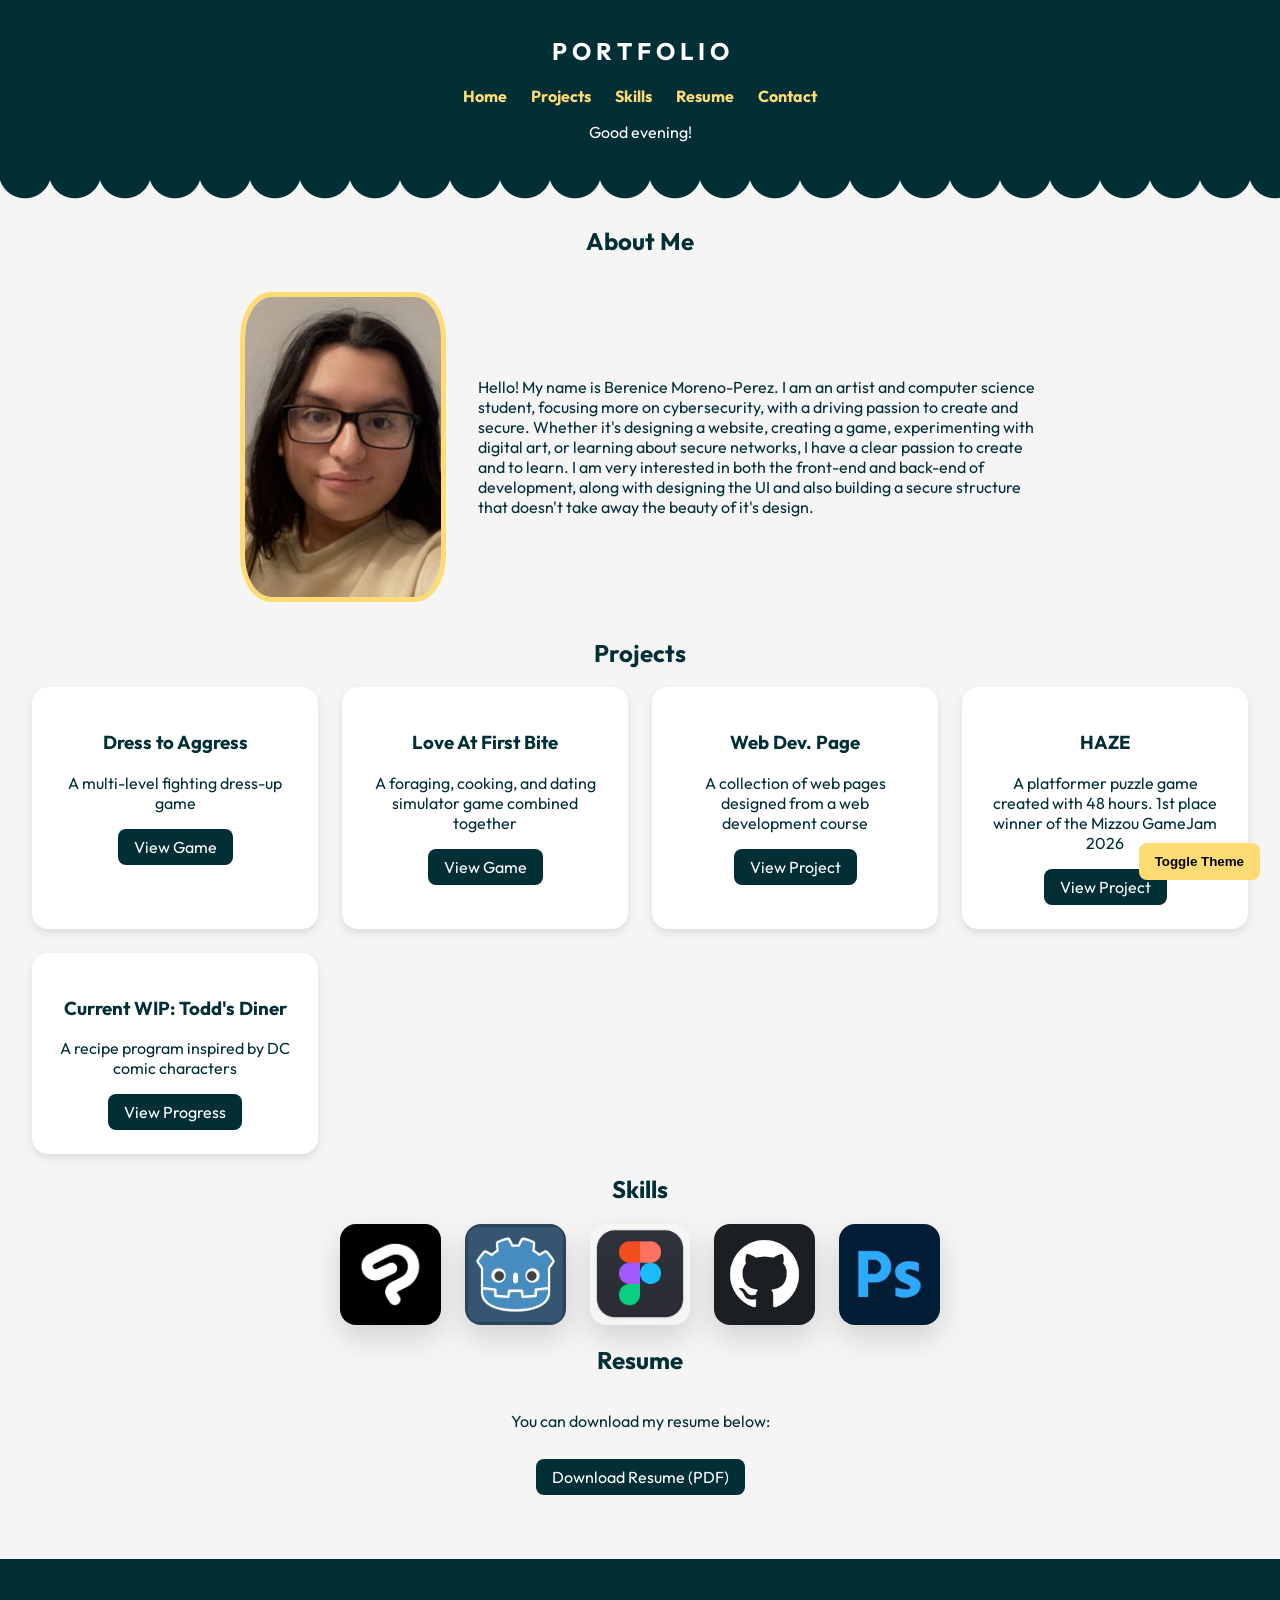
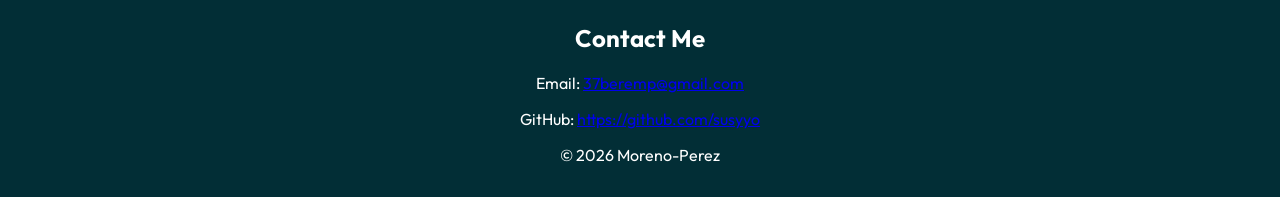
<file: index.html>
<!DOCTYPE html>
<html lang="en">
    <head>
        <meta charset="UTF-8" />
        <meta name="viewport" content="width=device-width, initial-scale=1.0" />
        <title> Suyyo | Portfolio</title>
        <link rel="stylesheet" href="style.css" />
    </head>

    <body>
        <header>
            <!--img src="assets/logo.png" alt="Logo" class="logo" /-->
            <h2>P  O  R  T  F  O  L  I  O</h2>
            <!--<h1>Welcome!</h1>-->
            <nav>
                <ul>
                    <li><a href="#home">Home</a></li>
                    <li><a href="#projects">Projects</a></li>
                    <li><a href="#skills">Skills</a></li>
                    <li><a href="#resume">Resume</a></li>
                    <li><a href="#contact">Contact</a></li>
                </ul>
            </nav>
        </header>

        <section id="scallop" class="scallop divider">
            <div class="scallop-divider">
            </div>
        </section>


        <main>
            <section id="about-me" class="section about me">
                <h2> About Me </h2>
                <section id="bio">
                    <div class ="bio-section">
                        <img src="ProfPic.png" alt="Profile Photo" class="profile-img">
                        <p> 
                            Hello! My name is Berenice Moreno-Perez. I am an artist and computer science student, focusing more on
                            cybersecurity, with a driving passion to create and secure. Whether it's 
                            designing a website, creating a game, experimenting with digital art, or learning
                            about secure networks, I have a clear passion to create and to learn. I am
                            very interested in both the front-end and back-end of development, along with designing
                            the UI and also building a secure structure that doesn't take away the beauty
                            of it's design.
                        </p>
                    </div>
                </section>
            </section>

            <section id="projects">
                <h2>Projects</h2>
                <div class="project-grid">
                    <div class="project-card">
                        <h3>Dress to Aggress</h3>
                        <p>A multi-level fighting dress-up game</p>
                        <a href="https://umkcgamedevclub2025.itch.io/dress-to-agress" class="btn">View Game</a>
                    </div>

                    <div class="project-card">
                        <h3>Love At First Bite</h3>
                        <p>A foraging, cooking, and dating simulator game combined together</p>
                        <a href="https://umkcgamedevclub2025.itch.io/love-at-first-bite" class="btn">View Game</a>
                    </div>

                    <div class="project-card">
                        <h3>Web Dev. Page</h3>
                        <p>A collection of web pages designed from a web development course</p>
                        <a href="home.html" class="btn">View Project</a>
                    </div>

                    <div class="project-card">
                        <h3>HAZE</h3>
                        <p>A platformer puzzle game created with 48 hours. 1st place winner of the Mizzou GameJam 2026</p>
                        <a href="https://umkcgamedevclub2025.itch.io/haze" class="btn">View Project</a>
                    </div>

                    <div class="project-card">
                        <h3>Current WIP: Todd's Diner</h3>
                        <p>A recipe program inspired by DC comic characters</p>
                        <a href="Todds_Diner/Todds_Diner.html" class="btn">View Progress</a>
                    </div>
                </div>
            </section>


            <section id="skills">
                <h2>Skills</h2>
                <div class="icon-row">
                    <img src="SkillsIcon/ClipStudioIcon.png" alt="Clip Studio Paint">
                    <img src="SkillsIcon/GodotIcon.png" alt="Godot">
                    <img src="SkillsIcon/FigmaIcon.png" alt="Figma">
                    <img src="SkillsIcon/GitHubIcon.png" alt="GitHub">
                    <img src="SkillsIcon/PhotoshopIcon.jpg" alt="Photoshop">
                </div>
            </section>

            <section id="resume"> 
                <h2>Resume</h2>
                <div class="resumeSection">
                    <p>You can download my resume below:</p>
                    <a href="Resume_MP_2026.pdf" class="btn">Download Resume (PDF)</a>
                </div>
            </section>
        </main>

        <footer>
            <section id="contact">
                <h2>Contact Me</h2>
                <p>Email: <a href="37beremp@gmail.com"  id="sites">37beremp@gmail.com</a></p>
                <p>GitHub: <a href="https://github.com/susyyo" target="_blank" id="sites">https://github.com/susyyo</a></p>
            </section>

            <p>&copy; <span id="copyright"></span> Moreno-Perez</p>

        </footer>

        <script src="script.js"></script>

        </body>
    </html>
</file>
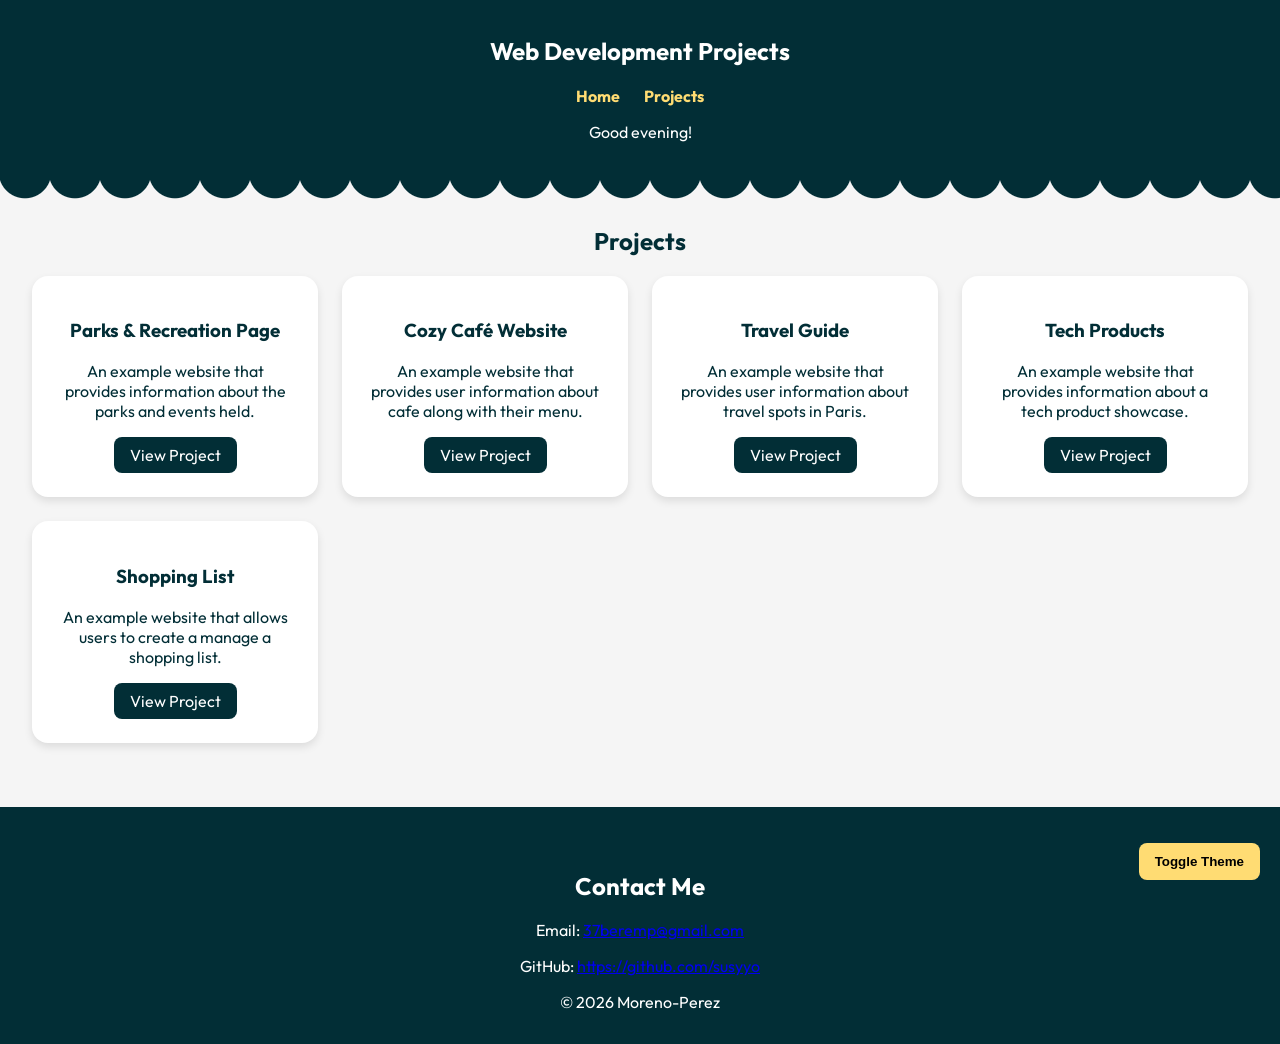
<file: home.html>
<!DOCTYPE html>
<html lang="en">
    <head>
        <meta charset="UTF-8" />
        <meta name="viewport" content="width=device-width, initial-scale=1.0" />
        <title> Suyyo | Portfolio</title>
        <link rel="stylesheet" href="style.css" />
    </head>

    <body>
        <header>
            <!--img src="assets/logo.png" alt="Logo" class="logo" /-->
            <h2>Web Development Projects</h2>
            <!--<h1>Welcome!</h1>-->
            <nav>
                <ul>
                    <li><a href="index.html">Home</a></li>
                    <li><a href="#projects">Projects</a></li>
                </ul>
            </nav>
        </header>

        <section id="scallop" class="scallop divider">
            <div class="scallop-divider">
            </div>
        </section>


        <main>
            <section id="projects">
                <h2>Projects</h2>
                <div class="project-grid">
                    <div class="project-card">
                        <h3>Parks & Recreation Page</h3>
                        <p>An example website that provides information about the parks and events held.</p>
                        <a href="WebDevPage/Week2Assignment/Week2Assignment.html" class="btn">View Project</a>
                    </div>

                    <div class="project-card">
                        <h3>Cozy Café Website</h3>
                        <p>An example website that provides user information about cafe along with their menu.</p>
                        <a href="WebDevPage/Week3Assignment/Week3Assignment.html" class="btn">View Project</a>
                    </div>

                    <div class="project-card">
                        <h3>Travel Guide</h3>
                        <p>An example website that provides user information about travel spots in Paris.</p>
                        <a href="WebDevPage/Week4Assignment/Week4Assignment.html" class="btn">View Project</a>
                    </div>

                    <div class="project-card">
                        <h3>Tech Products</h3>
                        <p>An example website that provides information about a tech product showcase.</p>
                        <a href="WebDevPage/Week5Assignment/Week5Assignment.html" class="btn">View Project</a>
                    </div>

                    <div class="project-card">
                        <h3>Shopping List</h3>
                        <p>An example website that allows users to create a manage a shopping list.</p>
                        <a href="WebDevPage/Week6Assignment/Week6Assignment.html" class="btn">View Project</a>
                    </div>
                </div>
            </section>

        </main>

        <footer>
            <section id="contact">
                <h2>Contact Me</h2>
                <p>Email: <a href="37beremp@gmail.com"  id="sites">37beremp@gmail.com</a></p>
                <p>GitHub: <a href="https://github.com/susyyo" target="_blank" id="sites">https://github.com/susyyo</a></p>
            </section>

            <p>&copy; <span id="copyright"></span> Moreno-Perez</p>

        </footer>

        <script src="script.js"></script>

        </body>
    </html>
</file>
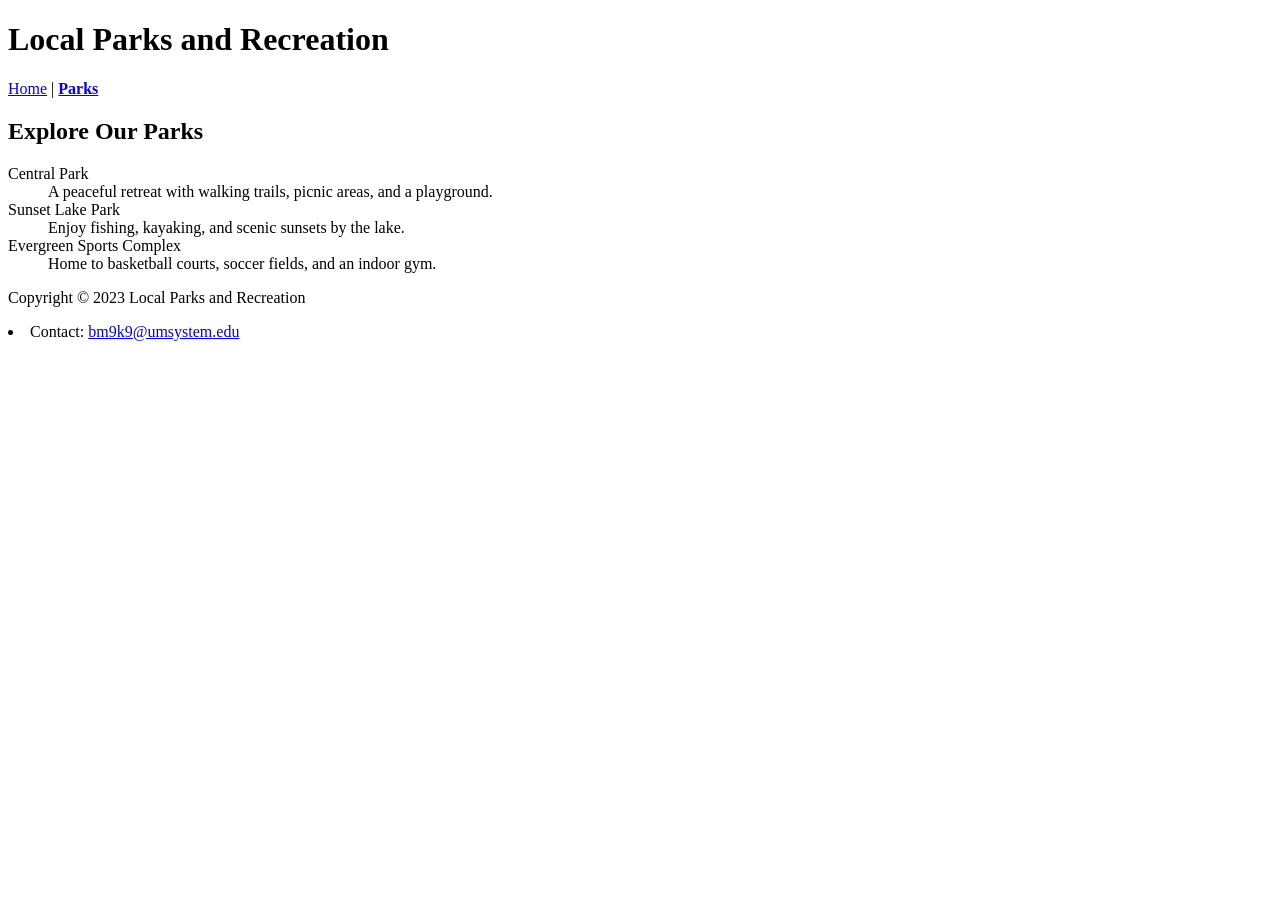
<file: WebDevPage/Week2Assignment/Parks.html>
<!DOCTYPE html>
<html lang="en">
    <head>
        <meta charset="utf-8">
        <title>Pakrs</title>
    </head>

    <body>
        <h1>Local Parks and Recreation</h1>
        <p><a href="Week2Assignment.html"> Home</a> | <a href="Parks.html"> <b>Parks</b></a></p>
        
        <h2>Explore Our Parks</h2>

        <nav>
            <dl>
                <dt>Central Park</dt>
                <dd>A peaceful retreat with walking trails, picnic areas, and a playground.</dd>
                <dt>Sunset Lake Park</dt>
                <dd>Enjoy fishing, kayaking, and scenic sunsets by the lake.</dd>
                <dt>Evergreen Sports Complex</dt>
                <dd>Home to basketball courts, soccer fields, and an indoor gym.</dd>
            </dl>
        </nav>

        <footer>
            <p>Copyright &copy; 2023 Local Parks and Recreation</p>
            <li>Contact: <a href="bm9k9@umsystem.edu">bm9k9@umsystem.edu</a></li>
        </footer>

    </body>

</html>
</file>
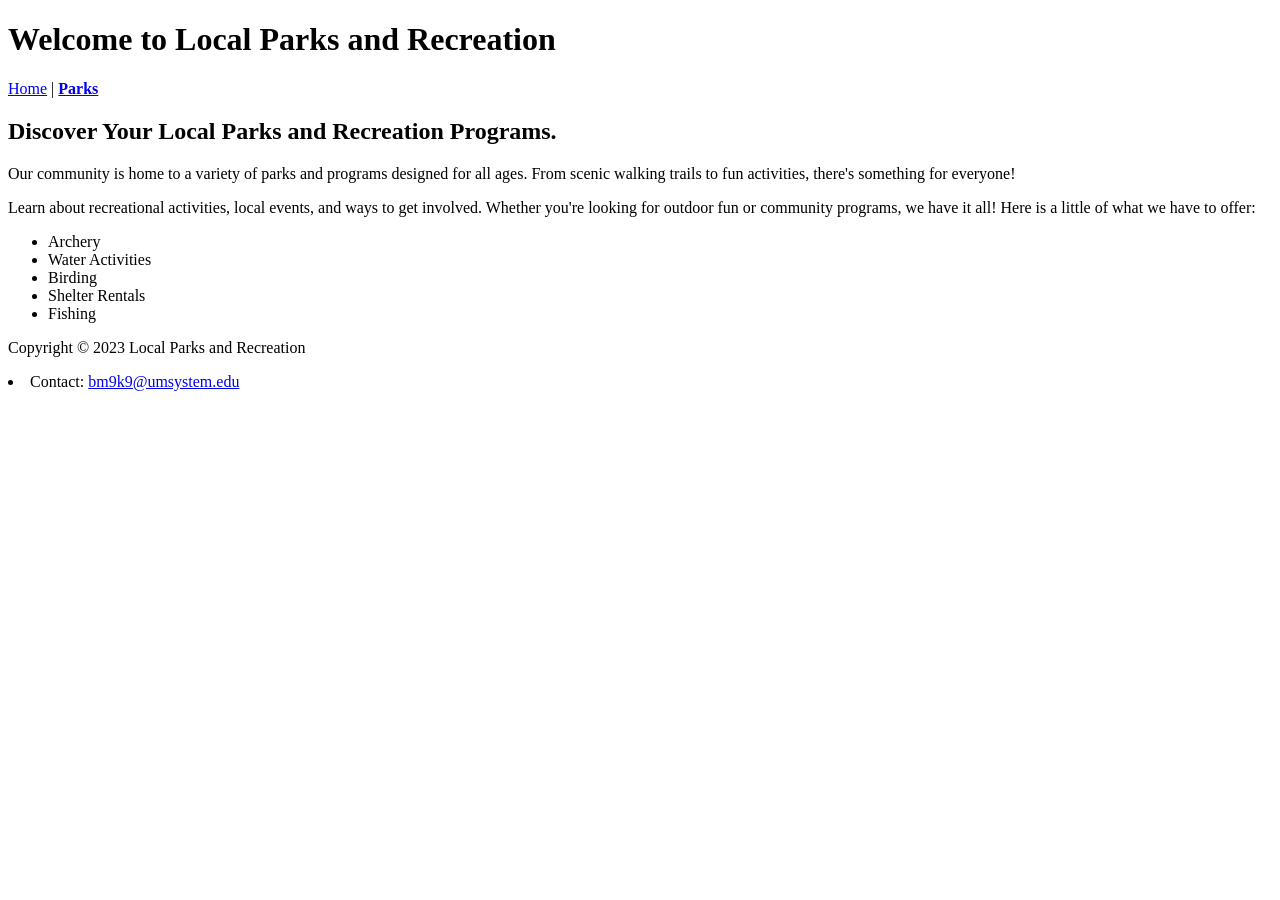
<file: WebDevPage/Week2Assignment/Week2Assignment.html>
<!DOCTYPE html>
<html lang="en">
    <head>
        <meta charset="utf-8">
        <title>Local Parks and Recreation</title>
    </head>

    <body>
        <h1>Welcome to Local Parks and Recreation</h1>
        <p><a href="Week2Assignment.html"> Home</a> | <a href="Parks.html"> <b>Parks</b></a></p>
        
        <h2>Discover Your Local Parks and Recreation Programs.</h2>
        <p>
            Our community is home to a variety of parks and programs 
            designed for all ages. From scenic walking trails to fun 
            activities, there's something for everyone!
        </p>

        <p> 
            Learn about recreational activities, local events, and 
            ways to get involved. Whether you're looking for outdoor 
            fun or community programs, we have it all! Here is a little 
            of what we have to offer:
        </p>

        <nav>
            <ul>
                <li>Archery</li>
                <li>Water Activities</li>
                <li>Birding</li>
                <li>Shelter Rentals</li>
                <li>Fishing</li>
            </ul>
        </nav>

        <footer>
            <p>Copyright &copy; 2023 Local Parks and Recreation</p>
            <li>Contact: <a href="bm9k9@umsystem.edu">bm9k9@umsystem.edu</a></li>
        </footer>

    </body>

</html>
</file>
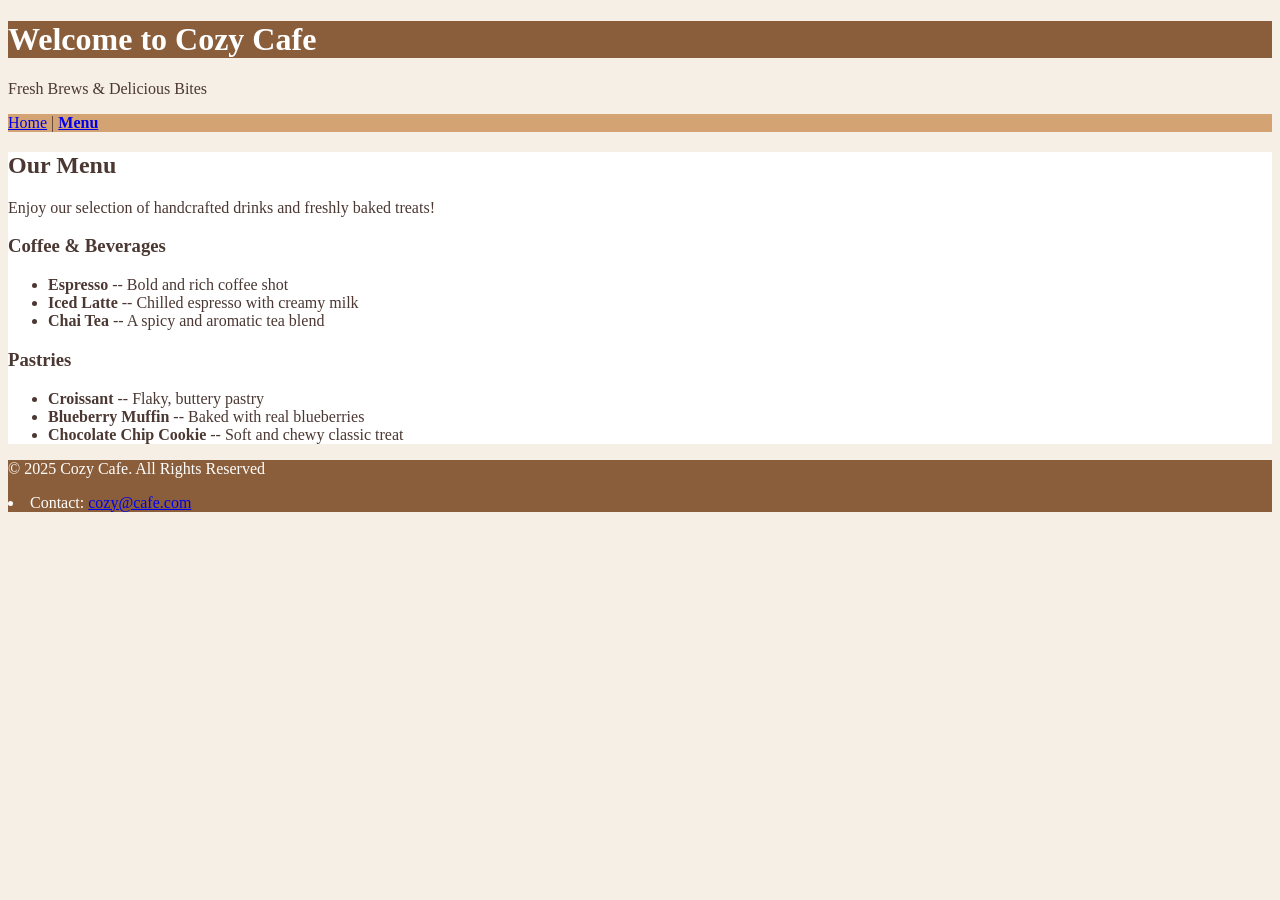
<file: WebDevPage/Week3Assignment/Menu.html>
<!DOCTYPE html>
<html lang="en">
    <head>
        <meta charset="utf-8">
        <title>Cozy Cafe Menu</title>
        <link rel="stylesheet" href="Week3AssignmentCSS.css" type="text/css">
    </head>

    <body>
        <h1>Welcome to Cozy Cafe</h1>
        <p>Fresh Brews &amp; Delicious Bites</p>
        <nav>
            <p><a href="Week3Assignment.html"> Home</a> | <a href="Menu.html"> <b>Menu</b></a></p>
        </nav>

        <main>
        <h2>Our Menu</h2>

        <p>Enjoy our selection of handcrafted drinks and freshly baked treats!</p>

        <h3>Coffee &amp; Beverages</h3>
        
        <ul>
            <li><strong>Espresso</strong> -- Bold and rich coffee shot</li>
            <li><strong>Iced Latte</strong> -- Chilled espresso with creamy milk</li>
            <li><strong>Chai Tea</strong> -- A spicy and aromatic tea blend</li>
        </ul>

        <h3>Pastries</h3>
        <ul>
            <li><strong>Croissant</strong> -- Flaky, buttery pastry</li>
            <li><strong>Blueberry Muffin</strong> -- Baked with real blueberries</li>
            <li><strong>Chocolate Chip Cookie</strong> -- Soft and chewy classic treat</li>
        </ul>
        </main>

        <footer>
            <p>&copy; 2025 Cozy Cafe. All Rights Reserved</p>
            <li>Contact: <a href="cozy@cafe.com">cozy@cafe.com</a></li>
        </footer>

    </body>

</html>
</file>
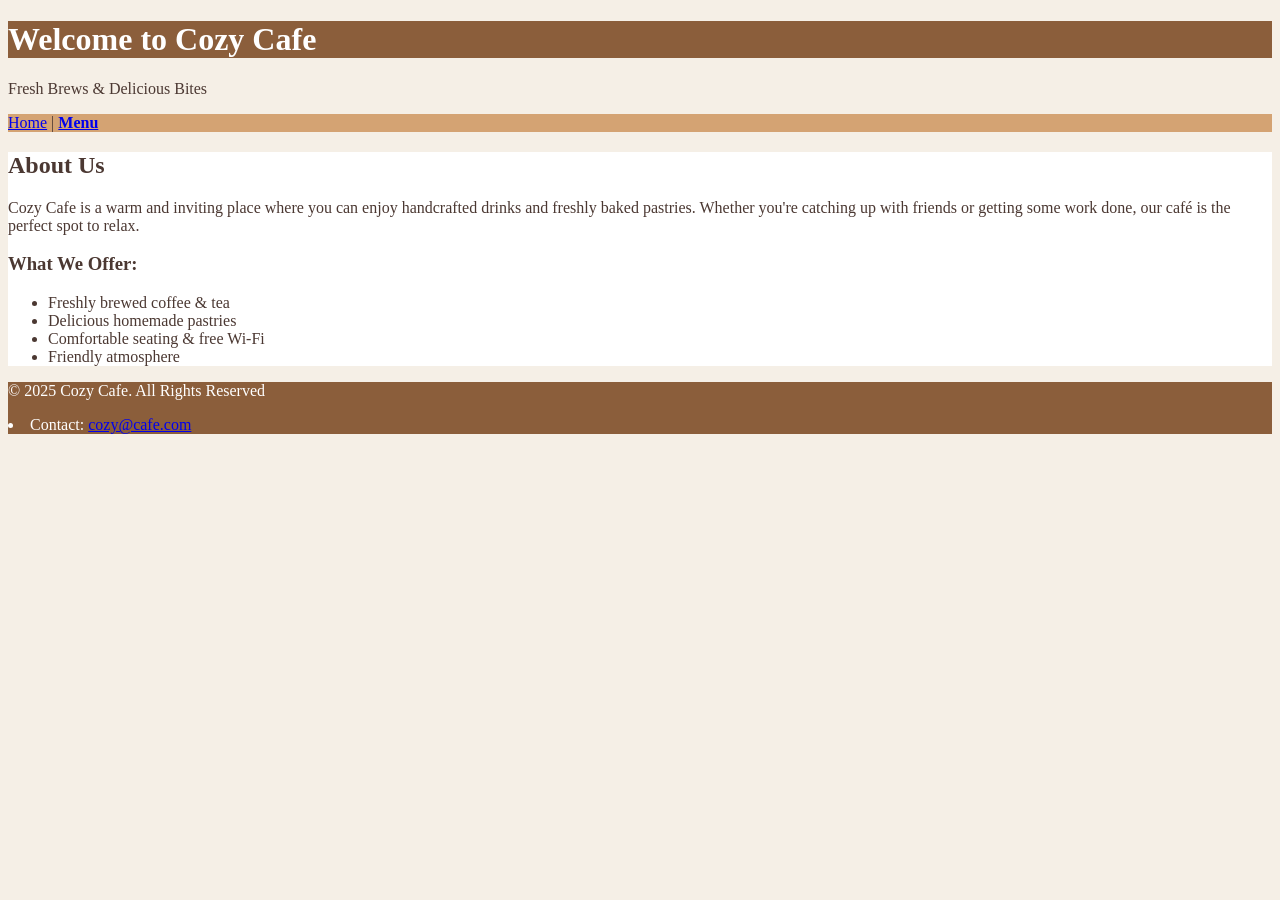
<file: WebDevPage/Week3Assignment/Week3Assignment.html>
<!DOCTYPE html>
<html lang="en">
    <head>
        <meta charset="utf-8">
        <title>Cozy Cafe</title>
        <link rel="stylesheet" href="Week3AssignmentCSS.css" type="text/css">
    </head>

    <body>
        <h1>Welcome to Cozy Cafe</h1>
        <p>Fresh Brews &amp; Delicious Bites</p>
        <nav>
            <p><a href="Week3Assignment.html"> Home</a> | <a href="Menu.html"> <b>Menu</b></a></p>
        </nav>
        
        <main>
            <h2>About Us</h2>
            <p>
                Cozy Cafe is a warm and inviting place where you can enjoy 
                handcrafted drinks and freshly baked pastries. Whether 
                you're catching up with friends or getting some work done, 
                our café is the perfect spot to relax.
            </p>

            <h3>What We Offer:</h3>

            <ul>
                    <li>Freshly brewed coffee & tea</li>
                    <li>Delicious homemade pastries</li>
                    <li>Comfortable seating & free Wi-Fi</li>
                    <li>Friendly atmosphere</li>
            </ul>
        </main>
        
        <footer>
            <p>&copy; 2025 Cozy Cafe. All Rights Reserved</p>
            <li>Contact: <a href="cozy@cafe.com">cozy@cafe.com</a></li>
        </footer>

    </body>

</html>
</file>
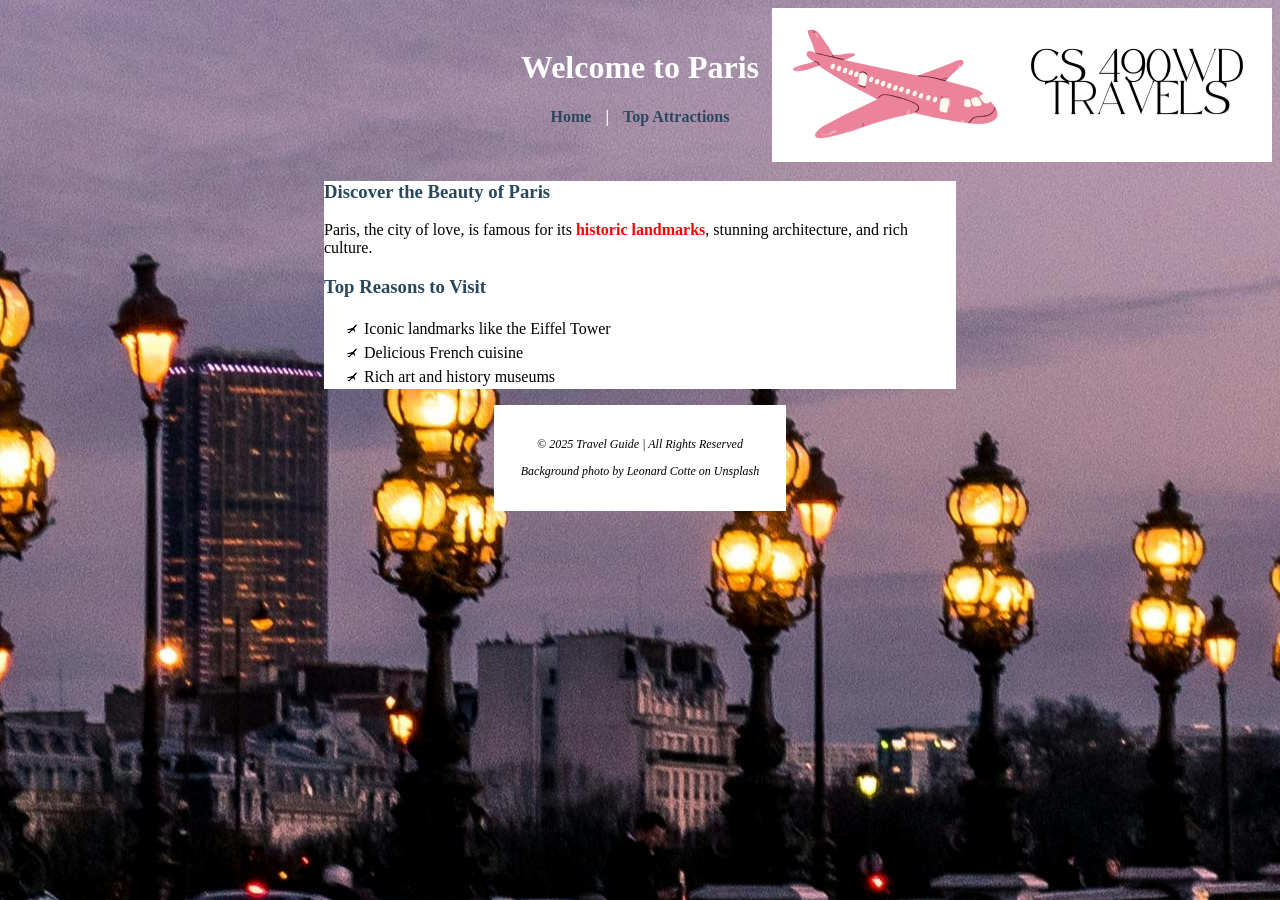
<file: WebDevPage/Week4Assignment/Week4Assignment.html>
<!DOCTYPE html>
<html lang="en">
    <head>
        <meta charset="utf-8">
        <title>Travel Guide - Home</title>
        <link rel="stylesheet" href="Week4AssignmentCSS.css" type="text/css">
    </head>

    <body>
        <header>
            <h1>Welcome to Paris</h1>
            <nav>
                <p><a href="Week4Assignment.html"> Home</a> | <a href="Attractions.html"> <b>Top Attractions</b></a></p>
            </nav>
        </header>

        <main>
            <h3>Discover the Beauty of Paris</h3>

            <p>Paris, the city of love, is famous for its <span class="web">historic landmarks</span>, stunning architecture, and rich culture.</p>

            <h3>Top Reasons to Visit</h3>
            <ul>
                <li>Iconic landmarks like the Eiffel Tower</li>
                <li>Delicious French cuisine</li>
                <li>Rich art and history museums</li>
            </ul>
        </main>

        <footer>
            <p>&copy; 2025 Travel Guide | All Rights Reserved</p>
            <p>Background photo by Leonard Cotte on Unsplash</p>
        </footer>

    </body>

</html>
</file>
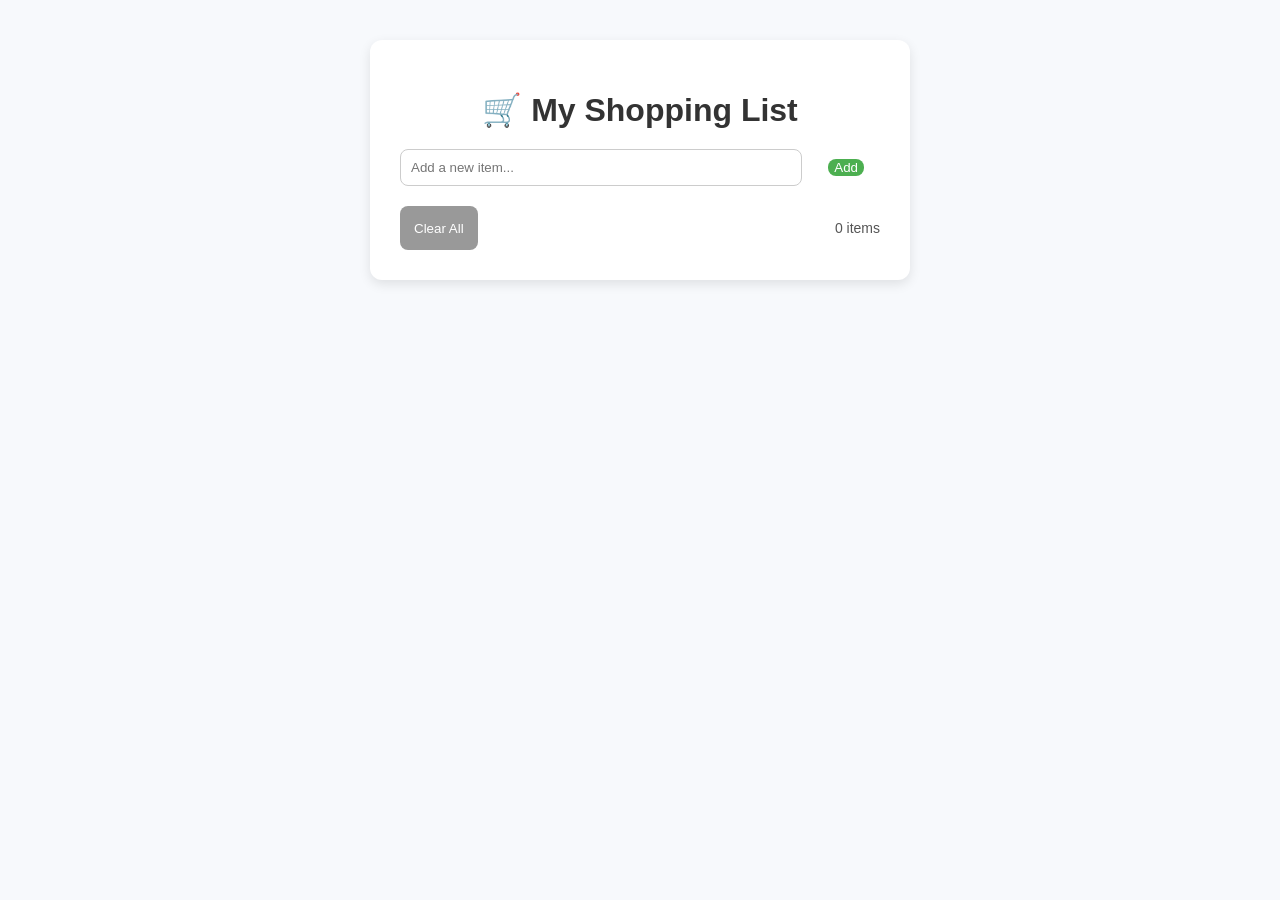
<file: WebDevPage/Week6Assignment/Week6Assignment.html>
<!DOCTYPE html>
<html lang="en">
	<head>
		<meta charset="utf-8">
		<title>Shopping List</title>
		<link rel="stylesheet" href="Week6AssignmentCSS.css">
		<meta name="viewport" content="width=device-width, initial-scale=1.0">
	</head>
	<body>
		<div class="wrapper">
			<header>
				<h1>🛒 My Shopping List</h1>
			</header>
			<div class="input-area">
				<input id="itemInput" placeholder="Add a new item...">
				<button id="addBtn">Add</button>
			</div>
			<ul id="list">
			</ul>
			<div class="actions">
				<button id="clearBtn">Clear All</button>
				<p id="counter">0 items</p>
			</div>
		</div>
		<script src="Week6AssignmentJS.js"></script>
	</body>
</html>
</file>
<file: style.css>
@import url('https://fonts.googleapis.com/css2?family=Outfit:wght@300;400;600;700&display=swap');

:root {
  --dark-color: #022e36;
  --accent-color: #ffdc73;
  --light-bg: #f5f5f5;
  --dark-bg: #011d22;
  --text-dark: #022e36;
  --text-light: #ffffff;
}

body {
  margin: 0;
  font-family: 'Outfit', sans-serif;
  background-color: var(--light-bg);
  color: var(--text-dark);
  transition: background 0.3s, color 0.3s;
}

header {
  text-align: center;
  padding: 1rem;
  background-color: var(--dark-color);
  color: white;
}

.scallop {
  position:relative;
  background: #172F35;
}

.scallop::after { 
  position:absolute;
  bottom: -50px;
  left: 0px;
  width: 100%;
  content:" ";
  background: 
  radial-gradient(circle at 50% 0%, #022e36 25%, #f5f5f5 26%, #f5f5f5 40%);
  color: var(--text-dark);
  transition: background 0.3s, color 0.3s;
  background-color: #172F35;
  background-size:50px 100px;
  height:20px;
  background-repeat: repeat-x;
  padding: 1rem;
}

nav ul {
  list-style: none;
  display: flex;
  justify-content: center;
  gap: 1.5rem;
  padding: 0;
}

nav a {
  text-decoration: none;
  color: var(--accent-color);
  font-weight: bold;
}

main {
  padding: 2rem;
}

h2 {
  text-align: center;
}

.project-grid {
  display: grid;
  grid-template-columns: repeat(auto-fit, minmax(250px, 1fr));
  gap: 1.5rem;
}

.project-card {
  background: white;
  padding: 1.5rem;
  border-radius: 16px;
  box-shadow: 0 4px 8px rgba(0,0,0,0.1);
  text-align: center;
  transform: translateY(0);
  transition: transform 0.2s ease-in-out, box-shadow 0.3s;
}

.project-card:hover {
  transform: translateY(-5px);
  box-shadow: 0 4px 12px var(--accent-color);
}

.profile-img {
  width: 250px;
  height: 300px;
  border-radius: 15%;
  object-fit: cover;
  border: 5px solid var(--accent-color);
}

.btn {
  background: var(--dark-color);
  color: white;
  padding: 0.5rem 1rem;
  border-radius: 8px;
  text-decoration: none;
  display: inline-block;
  margin-top: 1rem;
  transition: box-shadow 0.3s;

  margin: 0 auto;
}

.btn:hover {
  box-shadow: 0 0 10px var(--accent-color);
}

#contact {
  margin-top: 3rem;
  text-align: center;
}

sites:link{
  color: white;
}

footer {
  text-align: center;
  padding: 1rem;
  margin-top: 2rem;
  background: var(--dark-color);
  color: white;
}

.dark-mode {
  background-color: var(--dark-bg);
  color: var(--text-light);
}

.dark-mode .project-card {
  background: var(--dark-color);
  color: var(--text-light);
}

.dark-mode .scallop::after{
    position:absolute;
    bottom: -50px;  
    left: 0px;
    width: 100%;
    content:" ";
    background: radial-gradient(circle at 50% 0%, #022e36 25%, var(--dark-bg) 26%, var(--dark-bg) 40%);
    background-color: #172F35;
    background-size:50px 100px;
    height:20px;
    background-repeat: repeat-x;
    padding: 1rem;
}

#darkToggle {
  position: fixed;
  right: 20px;
  bottom: 20px;
  padding: 0.7rem 1rem;
  border: none;
  border-radius: 8px;
  background: var(--accent-color);
  cursor: pointer;
  font-weight: bold;
}

@media (max-width: 768px) {
  nav ul {
    flex-direction: column;
  }
}

.bio-section {
  display: flex;
  gap: 2rem;
  align-items: center;
  max-width: 800px;
  margin: auto;
  padding: 1rem;
}

.resumeSection {
  display: flex;
  flex-direction: column;
  align-items: center;
  margin: auto;
  justify-content: center;
  gap: 0.75rem;
}

#skills{
  max-width: 600px;
  display: flex;
  flex-direction: column;
  align-items: center;
  margin: auto;
  justify-content: center;
}

.icon-row {
  display: grid;
  grid-template-columns: repeat(5, 1fr);
  gap: 24px;
}

.icon-row img {
  width: 100%;
  border-radius: 16px;
  box-shadow: 0 12px 30px rgba(0,0,0,.15);
}
</file>
<file: WebDevPage/Week3Assignment/Week3AssignmentCSS.css>
body{
    background-color: #F5EFE6;
    color: #4B3832;
}

h1{
    background-color: #8B5E3B;
    color: #FFFFFF;
}

nav{
    background-color: #D4A373;
}

main{
    background-color: #FFFFFF;
}

footer{
    background-color: #8B5E3B;
    color: #FFFFFF;
}
</file>
<file: WebDevPage/Week4Assignment/Week4AssignmentCSS.css>
body {
    font: Helvetica;
    background: url('images/background.jpg') no-repeat center fixed;
}

main{
    background-color: white;
    width: 50%;
    margin: auto;
}

header {
    background: url('images/logo.png') no-repeat right;
    text-align: center;
    color: white;
    padding: 20px;
}

nav {
    font-weight: bold;
    text-align: center;
}

nav a{
    text-decoration: none;
    color: #29485d;
    padding: 10px;
}

nav a:hover(){
    color: #ff5733;
}

h1, h2, h3{
    font: Georgia;
}

h3{
    color: #29485d;
}

ul{
    list-style-image: url('images/marker.gif');
}

li{
    line-height: 1.5;
}

footer {
    font-size: 75%;
    font-style: italic;
    text-align: center;
    font: Georgia;
    padding: 20px;
    background-color: white;
    width: 20%;
    margin: auto;
}

.web {
    font-weight: bold;
    color: red;
}

#contact {
    text-align: center;
    padding: 15px;
    margin-top: 20px;
    background-color: #c7b2ae;
}

.attraction-image {
    max-width: 600px;
    display: block;
    margin: 20px auto;
    border-radius: 10px;
    box-shadow: 20px 20px 10px gray;
}
</file>
<file: WebDevPage/Week6Assignment/Week6AssignmentCSS.css>
body {
	font-family: Raleway, sans-serif;
	background-color: #f7f9fc;
	display: flex;
	justify-content: center;
	align-items: flex-start;
	padding: 40px;
	margin: 0;
}

.wrapper {
	background-color: white;
	border-radius: 12px;
	box-shadow: 0 4px 12px rgba(0,0,0,0.1);
	padding: 30px;
	width: 40%;
}

h1 {
	text-align: center;
	margin-bottom: 20px;
	font-weight: 600;
	color: #333;
}

.input-area {
	display: flex;
	gap: 10px;
	margin-bottom: 20px;
}

#itemInput {
	flex: 1;
	padding: 10px;
	border-radius: 8px;
	border: 1px solid #ccc;
}

#addBtn {
	background-color: #4caf50;
	color: white;
	border: none;
	border-radius: 8px;
	margin: 10px 16px;
}

#addBtn:hover {
	cursor: pointer;
	background-color: #45a049;
}

ul {
	list-style: none;
	padding: 0;
	margin: 0;
}

li {
	display: flex;
	justify-content: space-between;
	align-items: center;
	background-color: #f0f4f8;
	margin-bottom: 8px;
	padding: 10px;
	border-radius: 8px;
}

li.done {
	text-decoration: line-through;
	color: gray;
	background-color: #e0e0e0;
}

li button {
	background-color: #ff4d4d;
	border: none;
	color: white;
	border-radius: 50%;
	padding: 6px 10px;
	font-size: 14px;
}

li button:hover {
	cursor: pointer;
	background: #e60000
}

.actions {
	display: flex;
	justify-content: space-between;
	margin-top: 15px;
}

#clearBtn {
	background-color: #999;
	color: white;
	border: none;
	border-radius: 8px;
	padding: 8px 14px;
}

#clearBtn:hover {
	cursor: pointer;
	background-color: #666;
}

#counter {
	font-size: 14px;
	color: #555;
}
</file>
